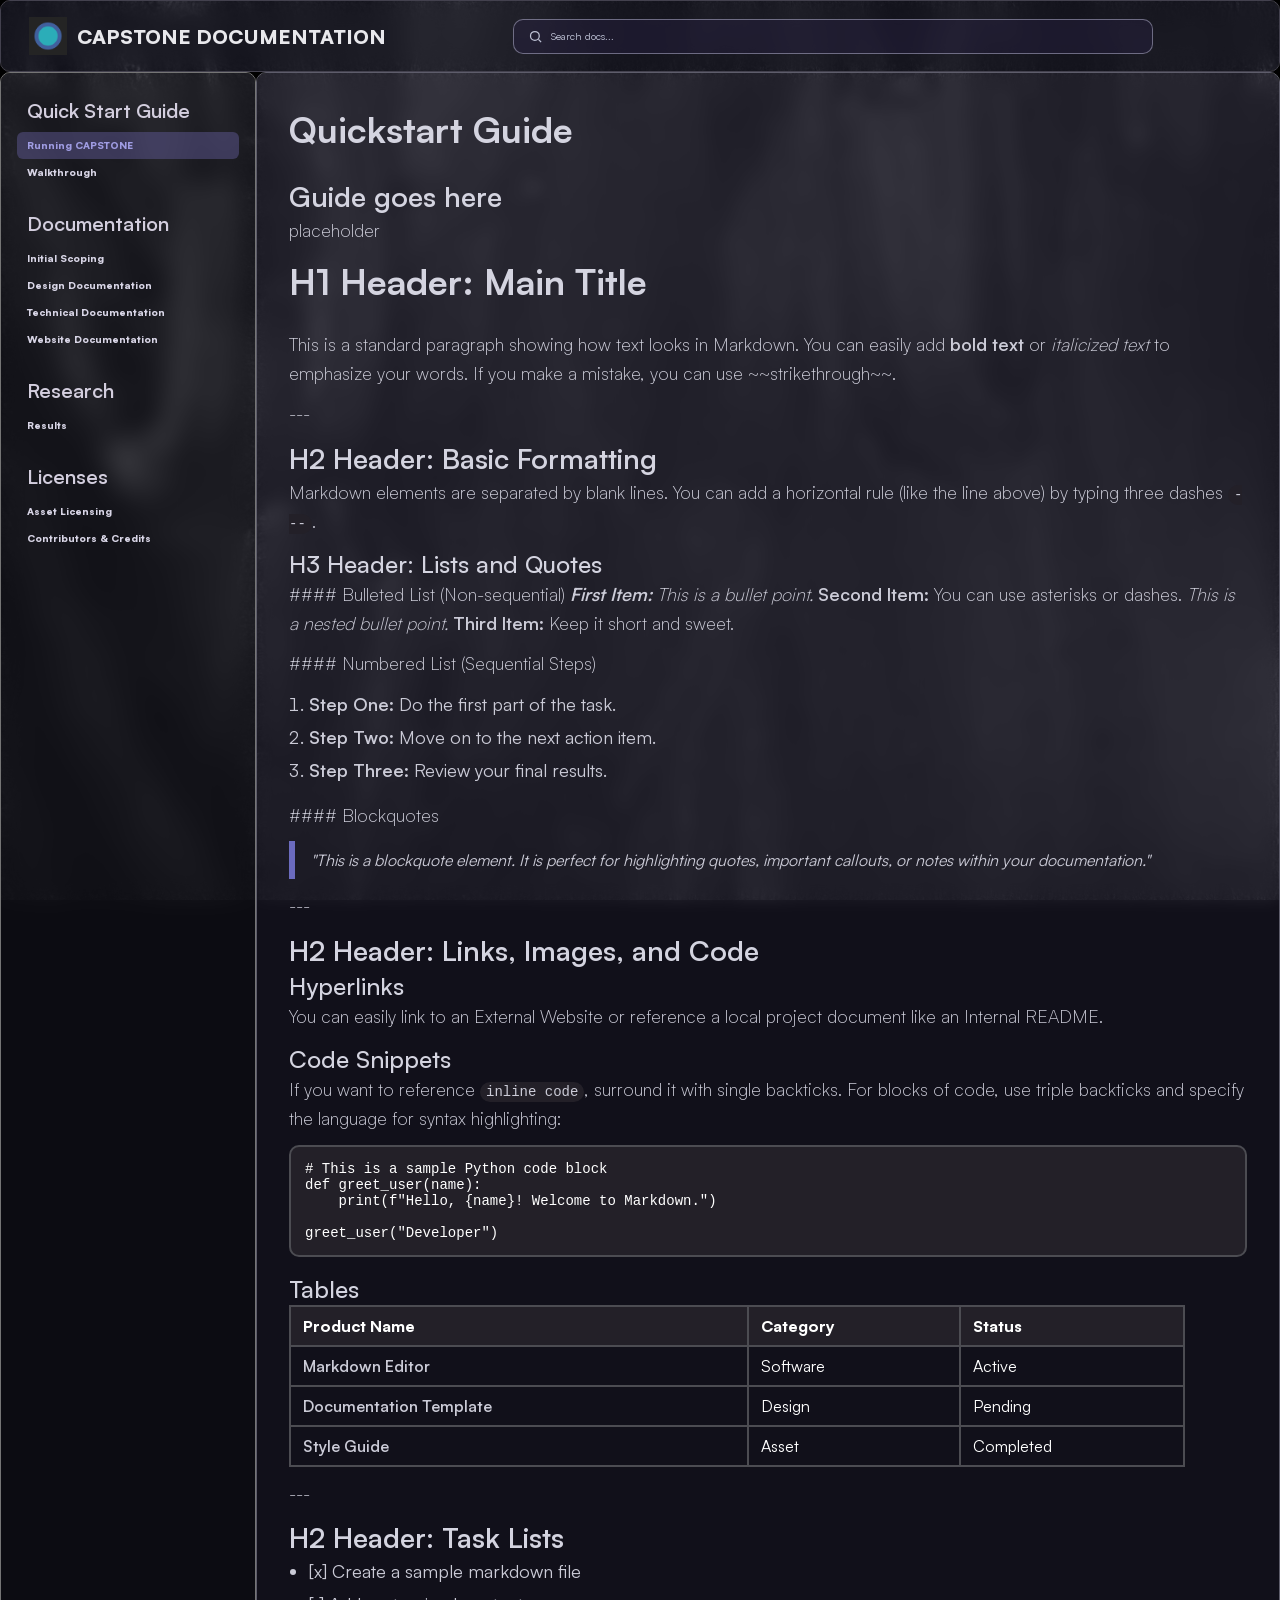
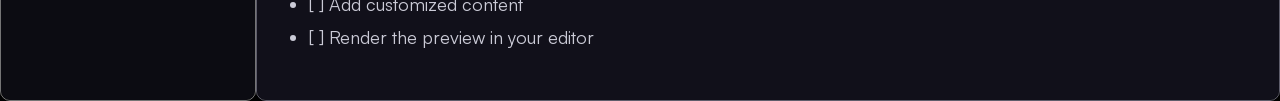
<file: docs/index.html>
<!DOCTYPE html>
<html lang="en">

<head>
    <meta charset="UTF-8">
    <meta name="viewport" content="width=device-width, initial-scale=1.0">
    <title>Capstone</title>

    <link rel="stylesheet" href="config.css">
    <link rel="stylesheet" href="style.css">

    <link rel="icon" href="./assets/images/light_icon_48px.png">
    <link rel="icon" href="./assets/images/light_icon_48px.png" media="(prefers-color-scheme: light)">
    <link rel="icon" href="./assets/images/dark_icon_48px.png" media="(prefers-color-scheme: dark)">
</head>

<body>

    <header>
        <div class="logo">
            <div class="logo-icon">
                 <img src="./assets/images/dark_icon_48px.png" alt="Logo">
            </div>
            <span>CAPSTONE DOCUMENTATION</span>
        </div>

        <div class="search">
            <div class="search-box">
                <svg width="15" height="15" viewBox="0 0 24 24" fill="none" stroke="currentColor" stroke-width="2">
                <circle cx="11" cy="11" r="7"/><line x1="21" y1="21" x2="16.65" y2="16.65"/>
                </svg>
                <span>Search docs...</span>
            </div>
        </div>
    </header>

    <div class="side-content">

        <aside class="sidebar">

            <div class="nav-group">
            <div class="nav-group-title">Quick Start Guide</div>
            <a href="#" class="nav-link active" data-page="quickstart">Running CAPSTONE</a>
            <a href="#" class="nav-link" data-page="XXXXX">Walkthrough</a>
            </div>

            <div class="nav-group">
            <div class="nav-group-title">Documentation</div>
            <a href="#" class="nav-link" data-page="scope">Initial Scoping</a>          
            <a href="#" class="nav-link" data-page="XXXXX">Design Documentation</a>
            <a href="#" class="nav-link" data-page="XXXXX">Technical Documentation</a>
            <a href="#" class="nav-link" data-page="webdoc">Website Documentation</a>
            </div>

            <div class="nav-group">
            <div class="nav-group-title">Research</div>
            <a href="#" class="nav-link" data-page="research">Results</a>
            </div>

            <div class="nav-group">
            <div class="nav-group-title">Licenses</div>
            <a href="#" class="nav-link" data-page="licenses">Asset Licensing</a>
            <a href="#" class="nav-link" data-page="credits">Contributors & Credits</a>
            </div>

        </aside>

        <main class="content" id="content">
        Loading...
        </main>

    </div>

     <script type="module" src="script.js"></script>
</body>
</file>
<file: docs/config.css>
/* WILL USE THIS FILE TO EDIT GENERAL SITE AESTHETICS QUICKER */
/* Can save different config.css files as presets and rename them to "save" different aesthetic combos */

:root {
    
    /* CONSTANTS */
    --BaseColour: hsl(0, 0%, 0%);
    --HeaderBackground: hsla(244, 41%, 7%, 0.662);
    --ContentBackground: hsla(247, 24%, 14%, 0.603);
    --SidebarBackground: hsla(240, 18%, 10%, 0.603);

    /* HEADER VALUES */
    --HeaderBorderRadius: 10px;
    --HeaderBorderColour: hsla(248, 19%, 68%, 0.412);
    --HeaderBorderThickness: 1px;
    --HeaderBlur: 12px;
    --HeaderFont: "Satoshi";
    
    --LogoFontWeight: 900;
    --LogoFontSize: 20px;

    --SearchFill: hsla(252, 35%, 20%, 0.401);
    --SearchFontColour: hsl(229, 21%, 79%);
    --SearchFontSize: 10px;
    --SearchBorderThickness: 1px;
    --SearchBorderColour: rgba(196, 193, 221, 0.484);
    --SearchBorderRadius: 10px;

    /* Sidebar */
    --SidebarWidth: 20vw;
    --SidebarBlur: 12px;
    --SidebarBorderWidth: 1px;
    --SidebarBorderColour: hsla(0, 0%, 100%, 0.46);
    --SidebarRadius: 10px;

    --SubtitleFont: "Satoshi";
    --SubtitleFontSize: 20px;
    --SubtitleFontWeight: 600;
    --SubtitleFontColour: hsl(258, 20%, 84%);

    --LinkFont: "Satoshi";
    --LinkFontSize: 10px;
    --LinkFontWeight: 900;
    --LinkFontColour: hsl(250, 26%, 87%);

    --LinkHoverBackgroundColour: hsla(262, 27%, 82%, 0.426);
    --LinkHoverColour: hsl(251, 7%, 54%);
    --LinkActiveBackgroundColour: hsla(247, 25%, 47%, 0.489);
    --LinkActiveColour: hsl(242, 55%, 75%);

    /* MD Content text formatting and styles*/
    --Content-Font: "Satoshi";
    --Content-BorderWeight: 1px;
    --Content-BorderColour: rgba(196, 193, 221, 0.484);
    --Content-Radius: 10px;

    --Content-Blur: 8px;

    --Content-Header-Colour: rgb(212, 212, 224);

    --Content-Header1-Size: 36px;
    --Content-Header1-Weight: 700;
    --Content-Header1-Margin: 24px;

    --Content-Header2-Size: 28px;
    --Content-Header2-Weight: 600;
    --Content-Header2-MarginTop: 18px;

    --Content-Header3-Size: 24px;
    --Content-Header3-Weight: 500;
    --Content-Header3-MarginTop: 16px;
    --Content-Header3-MarginBottom: 12px;

    --Content-Paragraph-Size: 18px;
    --Content-Paragraph-Colour: rgb(203, 203, 215);
    --Content-Paragraph-MaxWidth: 80vw;
    --Content-Paragraph-MarginBottom: 12px;
    --Content-Paragraph-Weight: 200;

    --Content-Links-Colour: rgb(203, 203, 215);
    --Content-Links-HoverColour: rgb(247, 247, 255);

    --Content-Bold-Colour: rgb(203, 203, 215);
    --Content-Bold-Weight: 600;

    --Content-Code-Background: hsl(263, 11%, 14%);
    --Content-Code-BorderColour: hsl(240, 4%, 31%);
    --Content-Code-BorderWeight: 2px;
    --Content-Code-Radius: 10px;
    --Content-Code-MarginBottom: 16px;
    --Content-Code-FontSize: 14px;

    --Content-InlineCode-Background: hsl(263, 11%, 14%);
    --Content-InlineCode-Radius: 10px;

    --Content-Blockquote-LineColour: rgb(107, 107, 190);
    --Content-Blockquote-LineThickness: 6px;
    --Content-Blockquote-MarginBottom: 12px;
    --Content-Blockquote-Colour: rgb(203, 203, 215);

    --Content-Table-Width: 70vw;
    --Content-Table-MarginBottom: 12px;
    --Content-Table-FontSize: 16px;
    
    --Content-Table-BorderThickness: 2px;
    --Content-Table-BorderColour: hsl(240, 4%, 31%);
    --Content-Table-Background: hsl(263, 11%, 14%);
    --Content-Table-HeaderWeight: 800;

    --Content-List-Colour: rgb(203, 203, 215);
    --Content-List-FontSize: 18px;

    --Content-Image-Radius: 10px;

}
</file>
<file: docs/style.css>
/* Add any other desired fonts here */

@font-face {
  font-family: "Satoshi";
  src: url("./assets/fonts/Satoshi-Variable.woff2") format("woff2");
}

@font-face {
  font-family: "Zodiak";
  src: url("./assets/fonts/Zodiak-Variable.woff2") format("woff2");
}

/* Constant Styles */

* {
  box-sizing: border-box;
  margin: 0;
  padding: 0;
}

body {
  min-height: 100vh;
  font-family: Satoshi;
  background: var(--BaseColour);
  color: #ffffff;
}



/* Header Styles */

header {
  display: flex;
  align-items: center;
  border-radius: var(--HeaderBorderRadius);
  gap: 28px;
  padding: 16px 28px;
  border: var(--HeaderBorderThickness) solid var(--HeaderBorderColour);
  position: relative;
  overflow: hidden;
  backdrop-filter: blur(var(--HeaderBlur));
}

.logo {
  display: flex;
  align-items: center;
  font-family: var(--HeaderFont);
  gap: 10px;
  font-size: var(--LogoFontSize);
  font-weight: var(--LogoFontWeight);
  white-space: nowrap;
  color: #e8e8ec;
}

.logo-icon {
  width: 38px;
  height: 38px;
  background: #ffffff00;
  overflow: hidden;
  display: flex;
  align-items: center;
  justify-content: center;
  flex-shrink: 0;
}

.logo-icon img {
  width: 100%;
  height: 100%;
  object-fit: cover;
}

.search {
  flex: 1;
  display: flex;
  justify-content: center;
}

.search-box {
  width: 100%;
  max-width: 50vw;
  display: flex;
  align-items: center;
  gap: 8px;
  padding: 9px 14px;
  border: var(--SearchBorderThickness) solid var(--SearchBorderColour);
  border-radius: var(--SearchBorderRadius);
  background: var(--SearchFill);
  color: var(--SearchFontColour);
  font-size: var(--SearchFontSize);
  font-family: var(--HeaderFont);
}

.search-box svg {
  flex-shrink: 0;
  opacity: 1;
}

/* Main Content Styles */

.side-content {
  display: flex;
}

.sidebar {
  width: var(--SidebarWidth);
  flex-shrink: 0;
  backdrop-filter: blur(var(--SidebarBlur));
  padding: 24px 16px;
  border-radius: var(--SidebarRadius);
  border: var(--SidebarBorderWidth) solid var(--SidebarBorderColour);
  min-height: calc(100vh - 80px);

  position: relative;
  overflow: hidden;
}

.nav-group {
  margin-bottom: 24px;
}

.nav-group-title {
  font-family: var(--SubtitleFont);
  font-size: var(--SubtitleFontSize);
  font-weight: var(--SubtitleFontWeight);
  color: var(--SubtitleFontColour);
  margin-bottom: 8px;
  padding: 0 10px;
}

.nav-link {
  display: block;
  padding: 7px 10px;
  border-radius: 6px;
  font-family: var(--LinkFont);
  font-size: var(--LinkFontSize);
  font-weight: var(--LinkFontWeight);
  color: var(--LinkFontColour);
  text-decoration: none;
  cursor: pointer;
}

.nav-link:hover {
  background: var(--LinkHoverBackgroundColour);
  color: var(--LinkHoverColour)
}

.nav-link.active {
  background: var(--LinkActiveBackgroundColour);
  color: var(--LinkActiveColour);
  font-weight: 900;
}

/* MD File Content */

.content {
  font-family: var(--Content-Font);
  flex: 1;
  margin: 0px;
  padding: 32px;
  min-width: 0;
  border-style: solid;
  border-width: var(--Content-BorderWeight);
  border-color: var(--Content-BorderColour);
  border-radius: var(--Content-Radius);
  backdrop-filter: blur(var(--Content-Blur));

  position: relative;
  overflow: hidden;
}

.content h1 {
  font-size: var(--Content-Header1-Size);
  font-weight: var(--Content-Header1-Weight);
  margin-bottom: var(--Content-Header1-Margin);
  color: var(--Content-Header-Colour);
}

.content h2 {
  font-size: var(--Content-Header2-Size);
  font-weight: var(--Content-Header2-Weight);
  margin: var(--Content-Header2-MarginTop), 0, var(--Content-Header2-MarginBottom);
  color: var(--Content-Header-Colour);
}

.content h3 {
  font-size: var(--Content-Header3-Size);
  font-weight: var(--Content-Header3-Weight);
  margin: var(--Content-Header3-MarginTop), 0, var(--Content-Header3-MarginBottom);
  color: var(--Content-Header-Colour);
}

.content p {
  font-size: var(--Content-Paragraph-Size);
  line-height: 1.6;
  color: var(--Content-Paragraph-Colour);
  max-width: var(--Content-Paragraph-MaxWidth);
  font-weight: var(--Content-Paragraph-Weight);
  margin-bottom: var(--Content-Paragraph-MarginBottom);
}

.content a {
  color: var(--Content-Links-Colour);
  text-decoration: none;
}

.content a:hover {
  text-decoration: underline;
  color: var(--Content-Links-HoverColour);
}

.content strong {
  color: var(--Content-Bold-Colour);
  font-weight: var(--Content-Bold-Weight);
}

.content em {
  font-style: italic;
}

.content pre {
  background: var(--Content-Code-Background);
  border: var(--Content-Code-BorderWeight) solid var(--Content-Code-BorderColour);
  border-radius: var(--Content-Code-Radius);
  padding: 14px;
  overflow-x: auto;
  margin-bottom: var(--Content-Code-MarginBottom);
}

.content code {
  font-family: "Courier New", monospace;
  font-size:  var(--Content-Code-FontSize);
}

.content p code {
  background: var(--Content-InlineCode-Background);
  padding: 2px 6px;
  border-radius: var(--Content-InlineCode-Radius);
}

.content blockquote {
  border-left: var(--Content-Blockquote-LineThickness) solid var(--Content-Blockquote-LineColour);
  padding: 8px 16px;
  margin-bottom: var(--Content-Blockquote-MarginBottom);
  color: var(--Content-Blockquote-Colour);
  font-style: italic;
}

.content table {
  border-collapse: collapse;
  width: var(--Content-Table-Width);
  margin-bottom: var(--Content-Table-MarginBottom);
  font-size: var(--Content-Table-FontSize);
}

.content th,
.content td {
  border: var(--Content-Table-BorderThickness) solid var(--Content-Table-BorderColour);
  padding: 8px 12px;
  text-align: left;
}

.content th {
  background: var(--Content-Table-Background);
  font-weight: var(--Content-Table-HeaderWeight);
}

.content ul,
.content ol {
  margin: 0 0 16px 20px;
  color: var(--Content-List-Colour);
  font-size: var(--Content-List-FontSize);
  line-height: 1.6;
}

.content li {
  margin-bottom: 4px;
}

.content img {
  max-width: 100%;
  border-radius: var(--Content-Image-Radius);
  margin-bottom: 16px;
}

/* TRIMMING BG IMAGE */

  header::before,
.sidebar::before,
.content::before {
  content: "";
  position: absolute;
  inset: 0;
  z-index: -2;
  background: url("./assets/images/bg_texture.jpg") center / cover no-repeat fixed;
}

header::after {
  content: "";
  position: absolute;
  inset: 0;
  z-index: -1;
  background: var(--HeaderBackground);
  backdrop-filter: blur(var(--HeaderBlur));
}

.sidebar::after{
  content: "";
  position: absolute;
  inset: 0;
  z-index: -1;
  background: var(--SidebarBackground);
  backdrop-filter: blur(var(--SidebarBlur));
}

.content::after {
  content: "";
  position: absolute;
  inset: 0;
  z-index: -1;
  background: var(--ContentBackground);
  backdrop-filter: blur(var(--Content-Blur));
}
</file>
